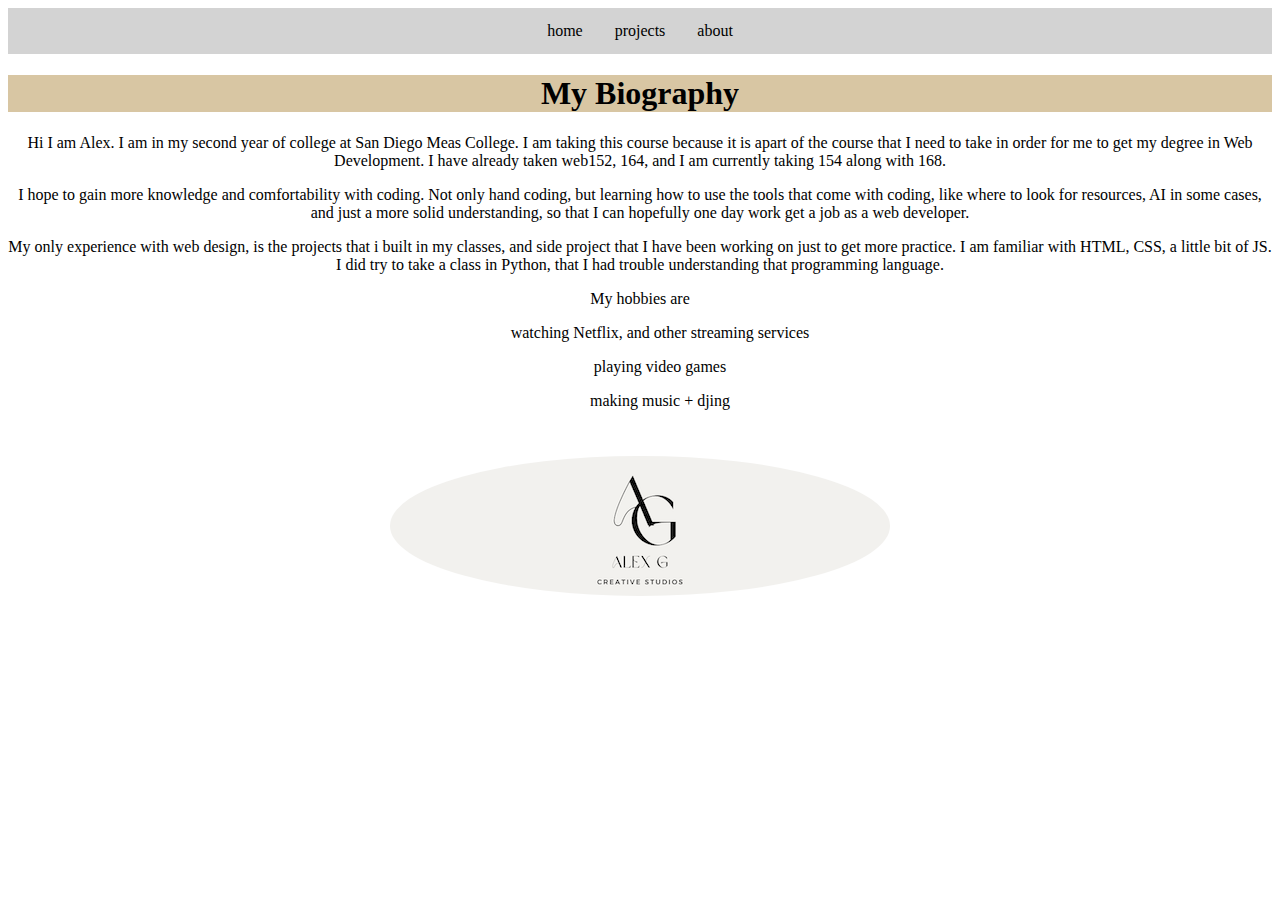
<file: lesson 01 folder/index.html>
<!DOCTYPE html>
<html lang="en">
<head>
    <meta charset="UTF-8">
    <meta name="viewport" content="width=device-width, initial-scale=1.0">
    <link rel="stylesheet" href="style.css">
    <title>Bio</title>
</head>
<body>
  <section>
  <nav>
    <ul>
      <li>home</li>
    <li>projects</li>
    <li>about</li>
  </nav>

  <header>
    <h1>My Biography</h1>
  </header>
  <article>
      <p>
       Hi I am Alex. I am in my second year of college at San Diego Meas College. I am taking this course because it is apart of the course that I need to take in order for me to get my degree in Web Development. I have already taken web152, 164, and I am currently taking 154 along with 168.</p>
       <p>I hope to gain more knowledge and comfortability with coding. Not only hand coding, but learning how to use the tools that come with coding, like where to look for resources, AI in some cases, and just a more solid understanding, so that I can hopefully one day work get a job as a web developer.</p>
       <p>My only experience with web design, is the projects that i built in my classes, and side project that I have been working on just to get more practice. I am familiar with HTML, CSS, a little bit of JS. I did try to take a class in Python, that I had trouble understanding that programming language.</p>
       <ul>My hobbies are</ul>
       <ol>watching Netflix, and other streaming services</ol>
       <ol>playing video games</ol>
       <ol>making music + djing</ol>
     <img src="images/Bold Minimalist Creative Fashion Logo Template (Twitch Banner)-2.png" alt="">    
  </p>
</article>
</section>
</body>
</html>
</file>
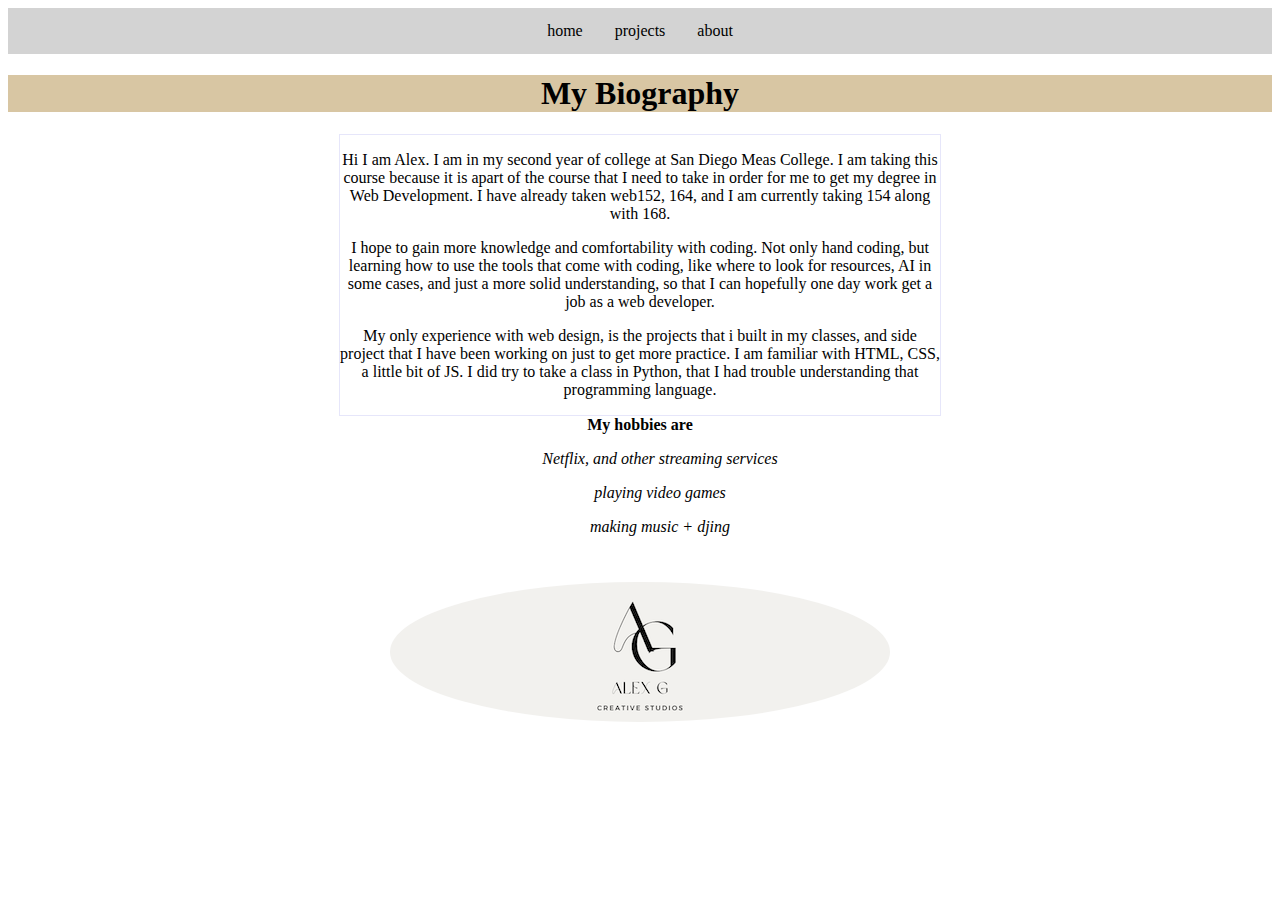
<file: lesson01/index.html>
<!DOCTYPE html>
<html lang="en">
<head>
    <meta charset="UTF-8">
    <meta name="viewport" content="width=device-width, initial-scale=1.0">
    <!-- styling the page -->
    <link rel="stylesheet" href="bio.css">
    <!-- name in page tab-->
    <title>Bio</title>
</head>
<body>
  <!-- used section for the purpose of styling the page-->
  <section>
    <!-- added a faux nav bar to mimic a functioning page-->
  <nav>
    <ul>
      <li>home</li>
      <li>projects</li>
      <li>about</li>
    </ul>
  </nav>
<!-- included a header for the bio page-->
  <header>
    <h1>My Biography</h1>
  </header>
  <!-- separated the paragraph into it's section-->
  <div>
      <p>
       Hi I am Alex. I am in my second year of college at San Diego Meas College. I am taking this course because it is apart of the course that I need to take in order for me to get my degree in Web Development. I have already taken web152, 164, and I am currently taking 154 along with 168.</p>
       <p>I hope to gain more knowledge and comfortability with coding. Not only hand coding, but learning how to use the tools that come with coding, like where to look for resources, AI in some cases, and just a more solid understanding, so that I can hopefully one day work get a job as a web developer.</p>
       <p>My only experience with web design, is the projects that i built in my classes, and side project that I have been working on just to get more practice. I am familiar with HTML, CSS, a little bit of JS. I did try to take a class in Python, that I had trouble understanding that programming language.</p>
       </div>
       <b>My hobbies are</b>
       <!-- added an ordered list so visually it's different from the paragraph section-->
       <ol><i>Netflix, and other streaming services</i></ol>
       <ol><i>playing video games</i></ol>
       <ol><i>making music + djing</i></ol>
       <!-- added an image-->
     <img class="logo" src="images/logo.png" alt="">
</section>
</body>
</html>
</file>
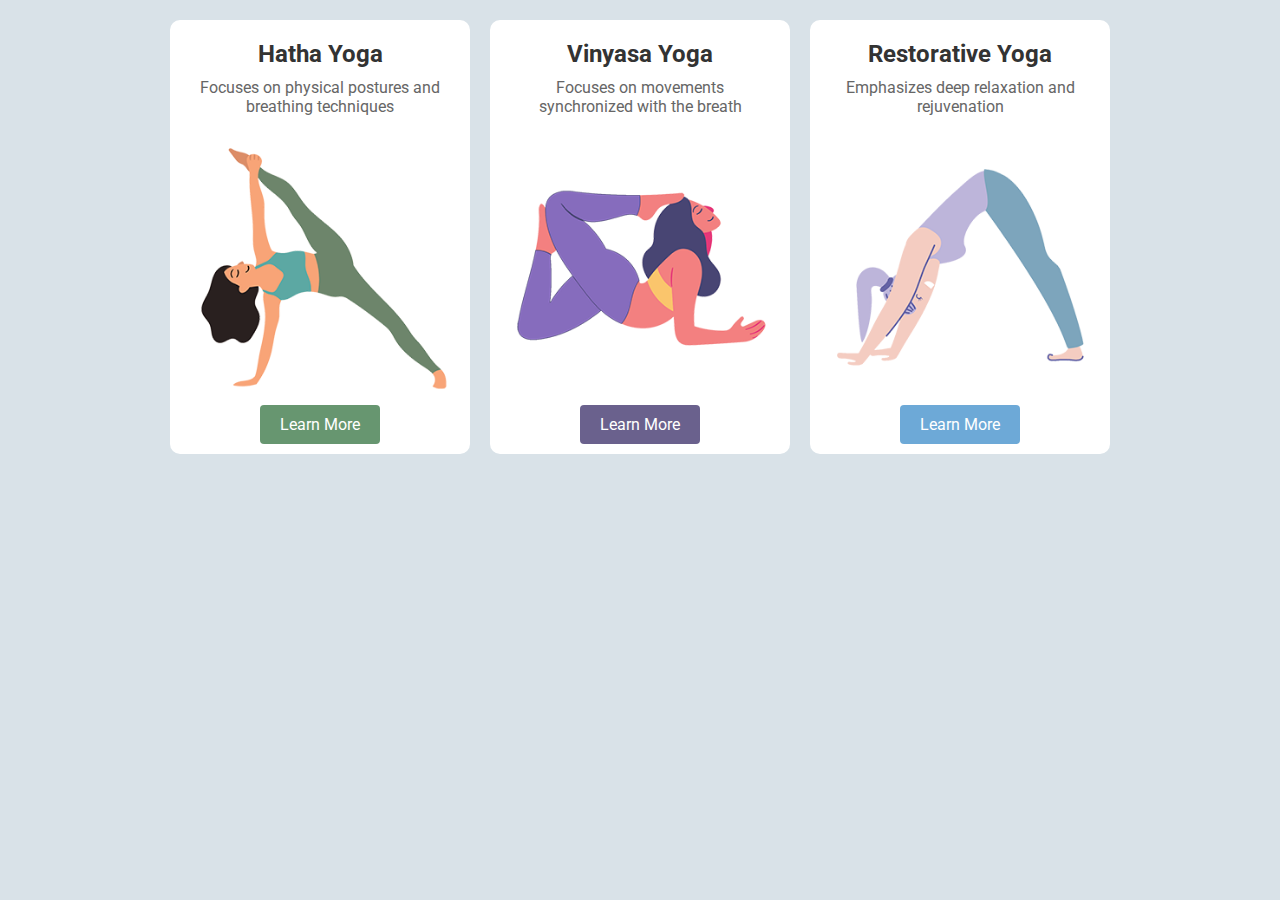
<file: lesson03-flexbox/index.html>
<!DOCTYPE html>
<html lang="en">
<head>
    <meta charset="UTF-8">
    <meta name="viewport" content="width=device-width, initial-scale=1.0">
    <title>Yoga</title>
    <link rel="preconnect" href="https://fonts.googleapis.com">
<link rel="preconnect" href="https://fonts.gstatic.com" crossorigin>
<link href="https://fonts.googleapis.com/css2?family=Roboto:wght@400;500;700;&display=swap" rel="stylesheet">
<link rel="stylesheet" href="styles.css">
</head>
<body>
<div class="container">
    <div class="card">
        <h2>Hatha Yoga</h2>
        <p>Focuses on physical postures and breathing techniques</p>
        <img src="./‫images/pose1.png" alt="Hatha Yoga">
        <a href="#" class="learn-more-btn">Learn More</a>
    </div>
    
    <div class="card">
        <h2>Vinyasa Yoga</h2>
        <p>Focuses on movements synchronized with the breath</p>
        <img src="./‫images/pose2.png" alt="Hatha Yoga">
        <a href="#" class="learn-more-btn">Learn More</a>
    </div>

    <div class="card">
        <h2>Restorative Yoga</h2>
        <p>Emphasizes deep relaxation and rejuvenation</p>
        <img src="./‫images/pose3.png" alt="Hatha Yoga">
        <a href="#" class="learn-more-btn">Learn More</a>
    </div>
</div>
</body>
</html>
</file>
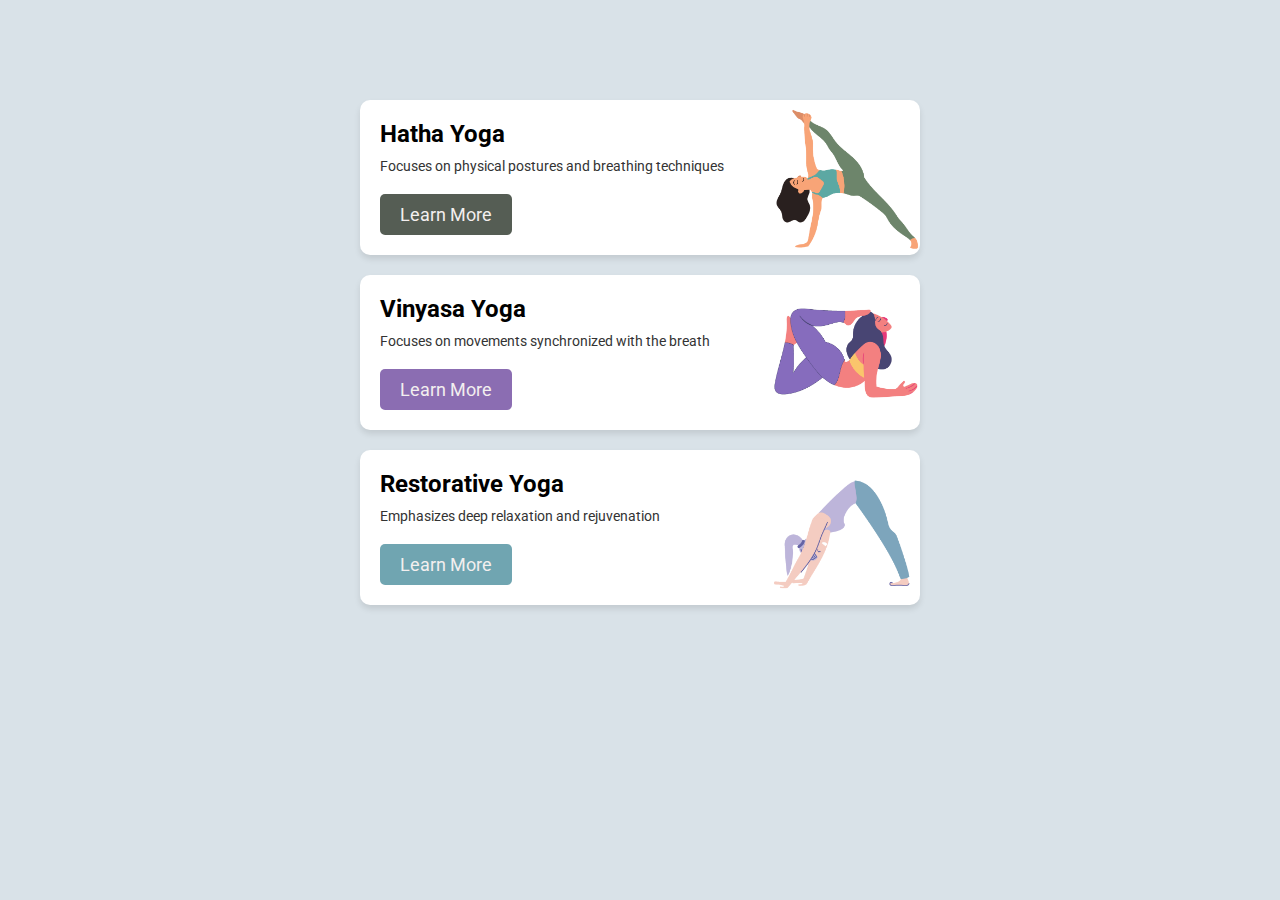
<file: lesson03/index.html>
<!DOCTYPE html>
<html lang="en">
  <head>
    <meta charset="UTF-8" />
    <meta name="viewport" content="width=device-width, initial-scale=1.0" />
    <title>Yoga</title>
    <link rel="preconnect" href="https://fonts.googleapis.com" />
    <link rel="preconnect" href="https://fonts.gstatic.com" crossorigin />
    <link
      href="https://fonts.googleapis.com/css2?family=Roboto:ital,wght@400;500;700;&display=swap"
      rel="stylesheet"
    />
    <link rel="stylesheet" href="styles.css" />
  </head>

  <body>
    <div class="container">
      <div class="card">
        <h2>Hatha Yoga</h2>
        <p>Focuses on physical postures and breathing techniques</p>
        <a href="#">Learn More</a>
      </div>

      <div class="card">
        <h2>Vinyasa Yoga</h2>
        <p>Focuses on movements synchronized with the breath</p>
        <a href="#">Learn More</a>
      </div>

      <div class="card">
        <h2>Restorative Yoga</h2>
        <p>Emphasizes deep relaxation and rejuvenation</p>
        <a href="#">Learn More</a>
      </div>
    </div>
  </body>
</html>
</file>
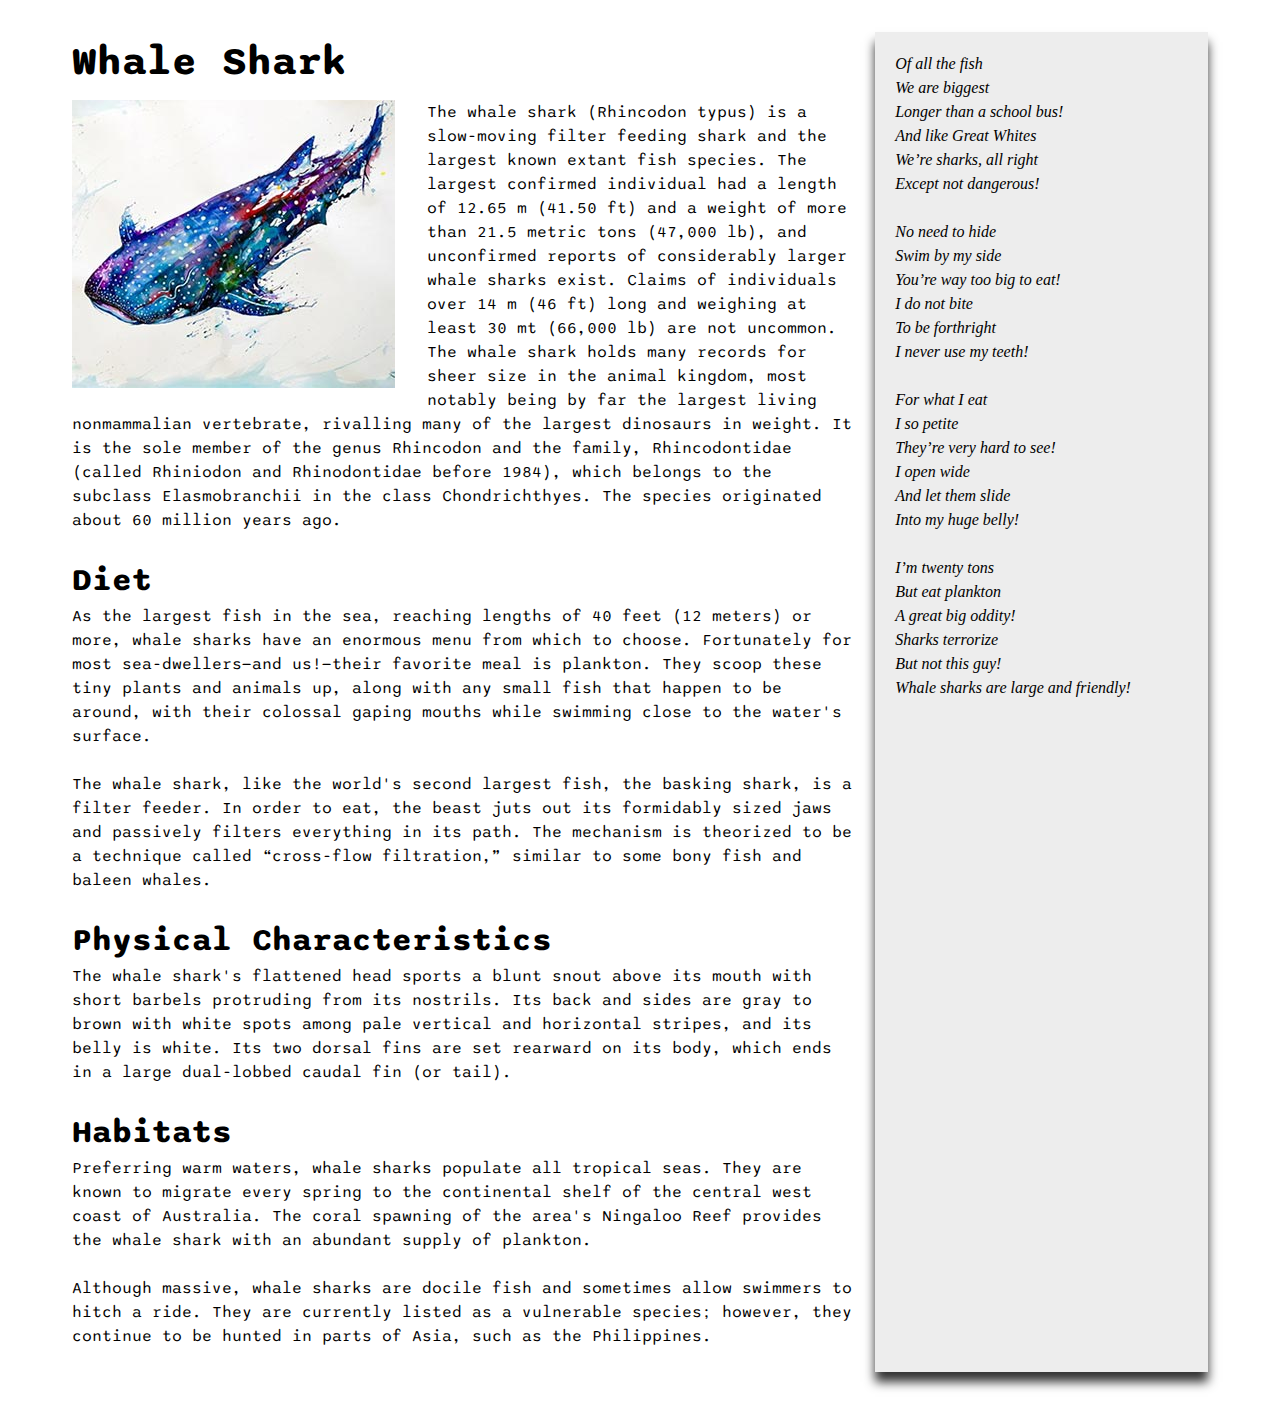
<file: lesson05/index.html>
<!DOCTYPE html>
<html lang="en">
  <head>
    <meta charset="UTF-8" />
    <meta name="viewport" content="width=device-width, initial-scale=1.0" />
    <!-- Link To Google Fonts -->
    <link rel="preconnect" href="https://fonts.googleapis.com" />
    <link rel="preconnect" href="https://fonts.gstatic.com" crossorigin />
    <link
      href="https://fonts.googleapis.com/css2?family=Sono:wght@500&display=swap"
      rel="stylesheet"
    />
    <title>Flexible Media</title>
    <link rel="stylesheet" href="styles.css" />
  </head>

  <body>
    <section>
      <article>
        <!-- Main Heading (h1) -->
        <h1>Whale Shark</h1>
        <!-- Image of the Whale Shark -->
        <img src="images/whaleSharkArt.jpg" alt="Whale Shark" />
        <p>
          The whale shark (Rhincodon typus) is a slow-moving filter feeding
          shark and the largest known extant fish species. The largest confirmed
          individual had a length of 12.65 m (41.50 ft) and a weight of more
          than 21.5 metric tons (47,000 lb), and unconfirmed reports of
          considerably larger whale sharks exist. Claims of individuals over 14
          m (46 ft) long and weighing at least 30 mt (66,000 lb) are not
          uncommon. The whale shark holds many records for sheer size in the
          animal kingdom, most notably being by far the largest living
          nonmammalian vertebrate, rivalling many of the largest dinosaurs in
          weight. It is the sole member of the genus Rhincodon and the family,
          Rhincodontidae (called Rhiniodon and Rhinodontidae before 1984), which
          belongs to the subclass Elasmobranchii in the class Chondrichthyes.
          The species originated about 60 million years ago.
        </p>
        <h2>Diet</h2>
        <p>
          As the largest fish in the sea, reaching lengths of 40 feet (12
          meters) or more, whale sharks have an enormous menu from which to
          choose. Fortunately for most sea-dwellers—and us!—their favorite meal
          is plankton. They scoop these tiny plants and animals up, along with
          any small fish that happen to be around, with their colossal gaping
          mouths while swimming close to the water's surface.
        </p>
        <p>
          The whale shark, like the world's second largest fish, the basking
          shark, is a filter feeder. In order to eat, the beast juts out its
          formidably sized jaws and passively filters everything in its path.
          The mechanism is theorized to be a technique called “cross-flow
          filtration,” similar to some bony fish and baleen whales.
        </p>
        <h2>Physical Characteristics</h2>
        <p>
          The whale shark's flattened head sports a blunt snout above its mouth
          with short barbels protruding from its nostrils. Its back and sides
          are gray to brown with white spots among pale vertical and horizontal
          stripes, and its belly is white. Its two dorsal fins are set rearward
          on its body, which ends in a large dual-lobbed caudal fin (or tail).
        </p>
        <h2>Habitats</h2>
        <p>
          Preferring warm waters, whale sharks populate all tropical seas. They
          are known to migrate every spring to the continental shelf of the
          central west coast of Australia. The coral spawning of the area's
          Ningaloo Reef provides the whale shark with an abundant supply of
          plankton.
        </p>
        <p>
          Although massive, whale sharks are docile fish and sometimes allow
          swimmers to hitch a ride. They are currently listed as a vulnerable
          species; however, they continue to be hunted in parts of Asia, such as
          the Philippines.
        </p>
      </article>

      <aside>
        <p>
          Of all the fish<br />
          We are biggest<br />
          Longer than a school bus!<br />
          And like Great Whites<br />
          We’re sharks, all right<br />
          Except not dangerous!
        </p>
        <p>
          No need to hide<br />
          Swim by my side<br />
          You’re way too big to eat!<br />
          I do not bite<br />
          To be forthright<br />
          I never use my teeth!
        </p>
        <p>
          For what I eat<br />
          I so petite<br />
          They’re very hard to see!<br />
          I open wide<br />
          And let them slide<br />
          Into my huge belly!
        </p>
        <p>
          I’m twenty tons<br />
          But eat plankton<br />
          A great big oddity!<br />
          Sharks terrorize<br />
          But not this guy!<br />
          Whale sharks are large and friendly!
        </p>
      </aside>
    </section>
  </body>
</html>
</file>
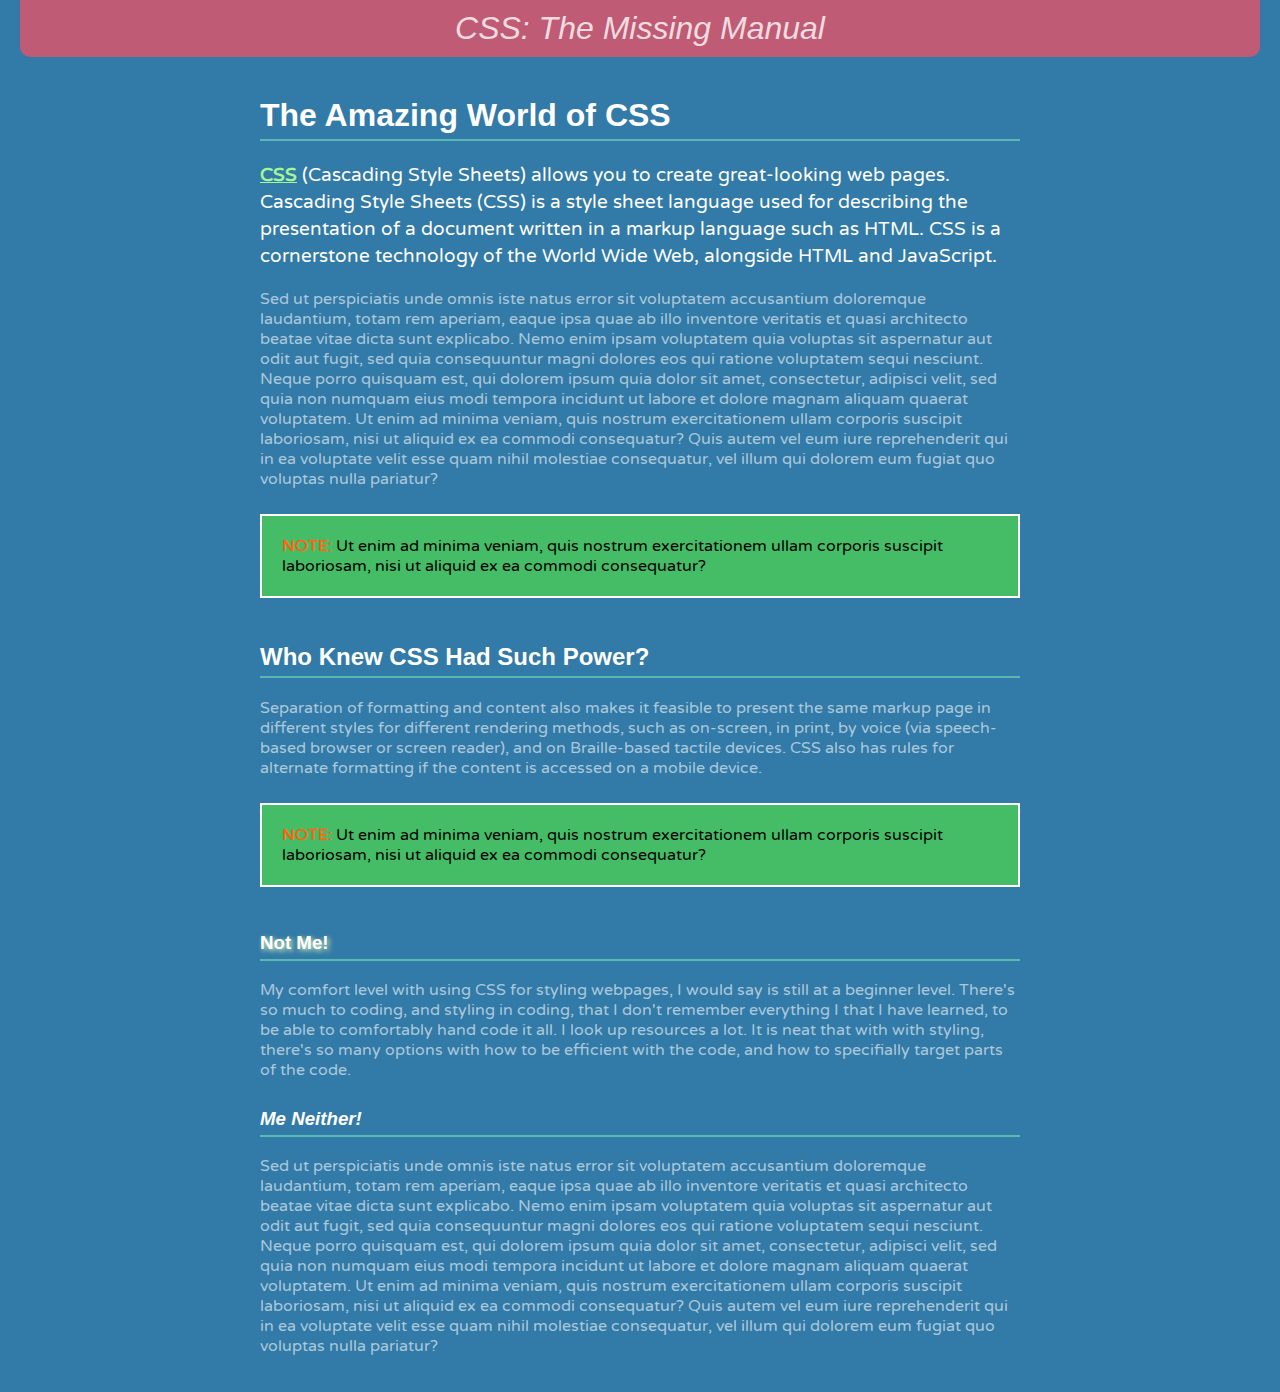
<file: lesson02/selector.basics.start.html>
<!DOCTYPE html>
<html lang="en">
  <head>
    <meta charset="UTF-8" />
    <title>Selector Basics</title>
    <link
      rel="stylesheet"
      href="https://fonts.googleapis.com/css?family=Varela+Round"
    />
    <style>
      body {
        background-color: rgb(50, 122, 167);
        padding: 0 20px 20px 20px; /* p0-0-20-20 */
        margin: 0; /* m0 */
      }
      p {
        color: rgba(255, 255, 255, 0.6); /* 255,255,255,.6 */
        font-size: 1em; /*fzlem */
        font-family: "Varela Round", Arial, Helvetica, sans-serif;
      }
      h1,
      h2,
      h3 {
        color: rgb(255, 255, 255);
        font-family: Arial, "Palatino Linotype", Times, serif;
        border-bottom: 2px solid rgb(87, 185, 178);
        padding-top: 10px;
        padding-bottom: 5px;
      }
      h1 {
        font-size: 2em;
      }
      #logo {
        font-family: Baskerville, Palatino, sans-serif; /* ff */
        font-size: 2em; /* fz2em */
        color: rgba(255, 255, 255, 0.8); /* c:rba */
        font-style: italic; /* fsi */
        text-align: center; /* tac */
        margin-bottom: 30px; /* mb30 */
        background-color: rgb(191, 91, 116); /* bgc:rgb */
        border-radius: 0 0 10px 10px; /* bdr:0-0-10-10 */
        padding: 10px;
      }
      .note {
        color: black;
        border: 2px solid white; /* bd2-solid-#fff */
        background-color: rgb(69, 189, 102);
        margin-top: 25px; /* mt25 */
        margin-bottom: 35px; /* mb35 */
        padding: 20px;
      }
      .note strong {
        color: #fc6512; /* c#fc6512 */
      }
      article {
        max-width: 760px; /* max760 */
        margin: 0 auto;
      }
      h1 + p {
        color: rgb(255, 255, 255);
        font-size: 1.2em; /* fz1.2em */
        line-height: 140%; /* lh140 */
      }
      :nth-child(10n) {
        font-style: italic;
      }
      a:is(:hover, :focus) {
        color: pink;
      }
      a {
        color: #a3f695;
      }
      .example-1:where(h3) {
        text-shadow: 2px 2px 5px rgb(229, 251, 181);
      }
    </style>
  </head>
  <body>
    <header><div id="logo">CSS: The Missing Manual</div></header>

    <article>
      <!-- The article element is intended to present an independent entry that could stand on its own. -->
      <h1>The Amazing World of CSS</h1>
      <p>
        <strong> <a href="/en-US/docs/Glossary/CSS">CSS</a></strong>
        (Cascading Style Sheets) allows you to create great-looking web pages.
        Cascading Style Sheets (CSS) is a style sheet language used for
        describing the presentation of a document written in a markup language
        such as HTML. CSS is a cornerstone technology of the World Wide Web,
        alongside HTML and JavaScript.
      </p>
      <p>
        Sed ut perspiciatis unde omnis iste natus error sit voluptatem
        accusantium doloremque laudantium, totam rem aperiam, eaque ipsa quae ab
        illo inventore veritatis et quasi architecto beatae vitae dicta sunt
        explicabo. Nemo enim ipsam voluptatem quia voluptas sit aspernatur aut
        odit aut fugit, sed quia consequuntur magni dolores eos qui ratione
        voluptatem sequi nesciunt. Neque porro quisquam est, qui dolorem ipsum
        quia dolor sit amet, consectetur, adipisci velit, sed quia non numquam
        eius modi tempora incidunt ut labore et dolore magnam aliquam quaerat
        voluptatem. Ut enim ad minima veniam, quis nostrum exercitationem ullam
        corporis suscipit laboriosam, nisi ut aliquid ex ea commodi consequatur?
        Quis autem vel eum iure reprehenderit qui in ea voluptate velit esse
        quam nihil molestiae consequatur, vel illum qui dolorem eum fugiat quo
        voluptas nulla pariatur?
      </p>
      <p class="note">
        <strong>NOTE:</strong> Ut enim ad minima veniam, quis nostrum
        exercitationem ullam corporis suscipit laboriosam, nisi ut aliquid ex ea
        commodi consequatur?
      </p>

      <h2>Who Knew CSS Had Such Power?</h2>
      <p>
        Separation of formatting and content also makes it feasible to present
        the same markup page in different styles for different rendering
        methods, such as on-screen, in print, by voice (via speech-based browser
        or screen reader), and on Braille-based tactile devices. CSS also has
        rules for alternate formatting if the content is accessed on a mobile
        device.
      </p>
      <p class="note">
        <strong>NOTE:</strong> Ut enim ad minima veniam, quis nostrum
        exercitationem ullam corporis suscipit laboriosam, nisi ut aliquid ex ea
        commodi consequatur?
      </p>

      <h3 class="example-1">Not Me!</h3>
      <p>
        My comfort level with using CSS for styling webpages, I would say is
        still at a beginner level. There's so much to coding, and styling in
        coding, that I don't remember everything I that I have learned, to be
        able to comfortably hand code it all. I look up resources a lot. It is
        neat that with with styling, there's so many options with how to be
        efficient with the code, and how to specifially target parts of the
        code.
      </p>

      <h3>Me Neither!</h3>
      <p>
        Sed ut perspiciatis unde omnis iste natus error sit voluptatem
        accusantium doloremque laudantium, totam rem aperiam, eaque ipsa quae ab
        illo inventore veritatis et quasi architecto beatae vitae dicta sunt
        explicabo. Nemo enim ipsam voluptatem quia voluptas sit aspernatur aut
        odit aut fugit, sed quia consequuntur magni dolores eos qui ratione
        voluptatem sequi nesciunt. Neque porro quisquam est, qui dolorem ipsum
        quia dolor sit amet, consectetur, adipisci velit, sed quia non numquam
        eius modi tempora incidunt ut labore et dolore magnam aliquam quaerat
        voluptatem. Ut enim ad minima veniam, quis nostrum exercitationem ullam
        corporis suscipit laboriosam, nisi ut aliquid ex ea commodi consequatur?
        Quis autem vel eum iure reprehenderit qui in ea voluptate velit esse
        quam nihil molestiae consequatur, vel illum qui dolorem eum fugiat quo
        voluptas nulla pariatur?
      </p>
    </article>
  </body>
</html>
</file>
<file: lesson 01 folder/style.css>
* {
  box-sizing: border-box;
}
header{
border: 12px;
}
nav{
  background-color:lightgrey;
}
ul{
  list-style-type: none;
  margin: 0;
  padding: 0;
  display: flex;
  justify-content: center;
}
ul li {
display: block;
color: black;
padding: 14px 16px;
text-decoration: none;
}
h1 {
    background-color: rgb(216, 198, 163);
    color: black;
    text-align: center;
  }
body {
    color: black;
    text-align: center;
  }
  img {
    display: flex;
    margin: auto;
    clip-path: ellipse(50% 35%);
}
footer{
  background-color: lightgray;
}
</file>
<file: lesson01/bio.css>
header{
border: 12px;
}
nav{
  background-color:lightgrey;
}
ul{
  list-style-type: none;
  margin: 0;
  padding: 0;
  display: flex;
  justify-content: center;
}
ul li {
  display: block;
  color: black;
  padding: 14px 16px;
  text-decoration: none;
}
h1 {
    background-color: rgb(216, 198, 163);
    color: black;
    text-align: center;
  }
body {
    color: black;
    text-align: center;
  }
  div {
    width:600px;
    margin:auto;
    border: 1px lavender solid ;
  }
  .logo {
    display: flex;
    margin: auto;
    clip-path: ellipse(50% 35%);
}
footer{
  background-color: lightgray;
}
</file>
<file: lesson03/styles.css>
* {
    margin: 0;
    padding: 0;
    box-sizing: border-box;
}

body {
    font-family: 'Roboto', sans-serif;
    background-color: #d9e2e8;
}

.container {
    max-width: 600px;
    margin: 100px auto;
    padding: 0 20px;
}

.card {
    background-color: #fff;
    margin: 20px 0;
    padding: 20px 20px 30px;
    border-radius: 10px;
    box-shadow: 0 4px 6px rgba(0, 0, 0, 0.1);
}

.card h2 {
    padding-bottom: 10px;
}

.card p {
    font-size: 14px;
    font-weight: 400;
    color: #333;
    margin-bottom: 30px;
}

.card:first-of-type {
    background: #fff url(./‫images/pose1.png) no-repeat center right/150px;
}

.card:first-of-type a {
    background-color: rgb(85, 93, 84);
}

.card:last-of-type {
    background: #fff url(./‫images/pose3.png) no-repeat center right/150px;

}

.card:last-of-type a {
    background-color: #70a5b1;
}

.card:nth-of-type(2) {
    background: #fff url(./‫images/pose2.png) no-repeat center right/150px;

}

.card:nth-of-type(2) a {
    background-color: rgb(139, 109, 178);
}

.card a {
    text-decoration: none;
    color: #f3efef;
    padding: 10px 20px;
    border-radius: 5px;
    font-size: 18px;

}

.card a:hover {
    opacity: 0.9;
}
</file>
<file: lesson03-flexbox/styles.css>
/* Reset default margin, padding, and box-sizing for all elements */
* {
    margin: 0; /* Removes default margin from all elements */
    padding: 0; /* Removes default padding from all elements */
    box-sizing: border-box; /* Ensures padding and border are included in the element's total width and height */
}

/* Body styling */
body {
    font-family: 'Roboto', sans-serif; /* Sets the font family to Roboto for the entire page */
    background-color: #d9e2e8; /* Sets a light gray-blue background color for the page */
}

/* General styling for the container holding the cards */
.container {
    display: flex;
    gap: 20px;
    justify-content: center;
    padding: 20px;
}

/* Card styling */
.card {
    background-color: #fff;
    border-radius: 10px;
    box-shadow: o 4px 6px rgba(0, 0, 0, 0.8,);
    padding: 20px;
    text-align: center;
    width: 300px;
}

/* Styling for the card title (h2) */
.card h2 {
    color: #333; /* Sets the text color to dark gray */
    font-size: 24px; /* Sets the font size of the title */
    margin-bottom: 10px; /* Adds space below the title */
}

/* Styling for the paragraph text inside the card */
.card p {
    color: #666; /* Sets the text color to medium gray */
    font-size: 16px; /* Sets the font size of the paragraph text */
    margin-bottom: 20px; /* Adds space below the paragraph text */
}

/* Styling for the image inside each card */
.card img {
    max-width: 100%;
    height: auto;
    margin-bottom: 15px;    

}

/* Styling for the "Learn More" button */
.learn-more-btn {
    background-color: #679670; /* Sets the button's background color to a blue */
    border: none; /* Removes any border from the button */
    border-radius: 4px; /* Rounds the corners of the button */
    color: white; /* Sets the text color of the button to white */
    cursor: pointer; /* Changes the cursor to a pointer when hovering over the button */
    font-size: 16px; /* Sets the font size of the button text */
    padding: 10px 20px; /* Adds padding inside the button (top/bottom: 10px, left/right: 20px) */
    text-decoration: none; /* Removes the underline from the link inside the button */
    transition: background-color 0.3s ease, transform 0.3s ease; /* Smooth transition for background color and size on hover */
}

/* Styling for the link inside the button */
.learn-more-btn a {
    display: block; /* Makes the link behave like a block element, taking up the full width of the button */
    text-decoration: none; /* Removes the default underline from the link */
    color: white; /* Ensures the link text is white (matching the button text color) */
}

/* Button color for the second card */
.card:nth-child(2) .learn-more-btn {
    background-color: #6a618d; /* Sets a green color for the "Learn More" button on the second card */
}

/* Button color for the third card */
.card:nth-child(3) .learn-more-btn {
    background-color: #6da9d7; /* Sets a red color for the "Learn More" button on the third card */
}

/* Hover effects for all buttons */
.learn-more-btn:hover {
    background-color: #5c7364; /* Darker blue color on hover for the first button */
    transform: scale(1.05); /*  Slightly enlarges the button when it is hovered, making it appear more interactive. */
}

/* Hover effect for the green button (second card) */
.card:nth-child(2) .learn-more-btn:hover {
    background-color: #722ecc; /* Darker green color on hover */
}

/* Hover effect for the red button (third card) */
.card:nth-child(3) .learn-more-btn:hover {
    background-color: #302bc0; /* Darker red color on hover */
}

/* Responsive adjustments for smaller screen sizes */
@media (max-width: 768px) {
    .container {
        flex-direction: column;
        align-items: center;
        width: 100%;
    }

    .card {
        
    }
}
</file>
<file: lesson05/styles.css>
* {
    /* Reset margin and padding for all elements */
    margin: 0;
    padding: 0;
    /* Use border-box model for all elements so padding and border are included in the element's total width/height */
    box-sizing: border-box;
}

/* Basic styles for the root element and body */
html {
    /* Set base font size to 100%, which is 16px by default */
    font-size: 100%;
    /* Line height of 1.5 for readability */
    line-height: 1.5;
}

body {
    /* Apply the Google Font "Source Sans Pro" to the entire body */
    font-family: 'Sono', sans-serif;
}

/* Main container for the content section */
section {
    display: flex;
    flex-wrap: wrap;
    max-width: 1200px;
    margin: 0 auto;
    padding: 2em;
}

/* Styles for the aside (sidebar) element */
aside {
    flex: 1 1 25%;
    background-color: #ededed;
    padding: 1.25em;
    margin-left: 1rem;
    box-shadow: 0 10px 10px rgba(0, 0, 0, 0.8);    
}

aside p {
    font-style: italic;
    font-family: Georgia, 'Times New Roman', Times, serif;
}

/* Styles for the article element */
article {
    flex: 1 1 65%;
}

/* Ensure images are responsive */
img {
    max-width: 100%;
    height: auto;
    margin-right: 1rem;
    margin-bottom: 1rem;
    float: left;
    padding-right: 1rem;
}

/* Heading styles */
h1 {
   font-size: 2.5rem;
   margin-bottom: 0.5rem;
}

h2 {
    font-size: 2rem;

}

/* Paragraph styles */
p {
   margin-bottom: 1.5rem;
}

/* Media Queries */

/* Media query for screens smaller than or equal to 768px */
@media (max-width: 768px) {

    /* Stack the aside and article elements vertically on small screens */
    section {
        flex-direction: column;

    }

    /* Move aside to the bottom by changing its order */
    aside {
       flex: 1 1 100%;
       width: 80%;
       margin: 0 auto;
       padding: 1.5rem;
       border-radius: 12px;
       box-shadow: 0 10px 10px rgba(0, 0, 0, 0.8);    

    }

    /* Make the article take up the full width */
    article {
       flex: 1 1 100%;
    }
}

/* Media query for screens smaller than or equal to 480px (extra small screens) */
@media (max-width: 480px) {

    /* Decrease the font size of the main heading for smaller screens */
    h1 {
     font-size: 2rem;
    
    }

    /* Decrease the font size of subheadings for smaller screens */
    h2 {
      font-size: 1.75rem;
    }

    /* Decrease the font size of paragraphs for smaller screens */
    p {
       font-size: 0.9rem;
    }
}
</file>
